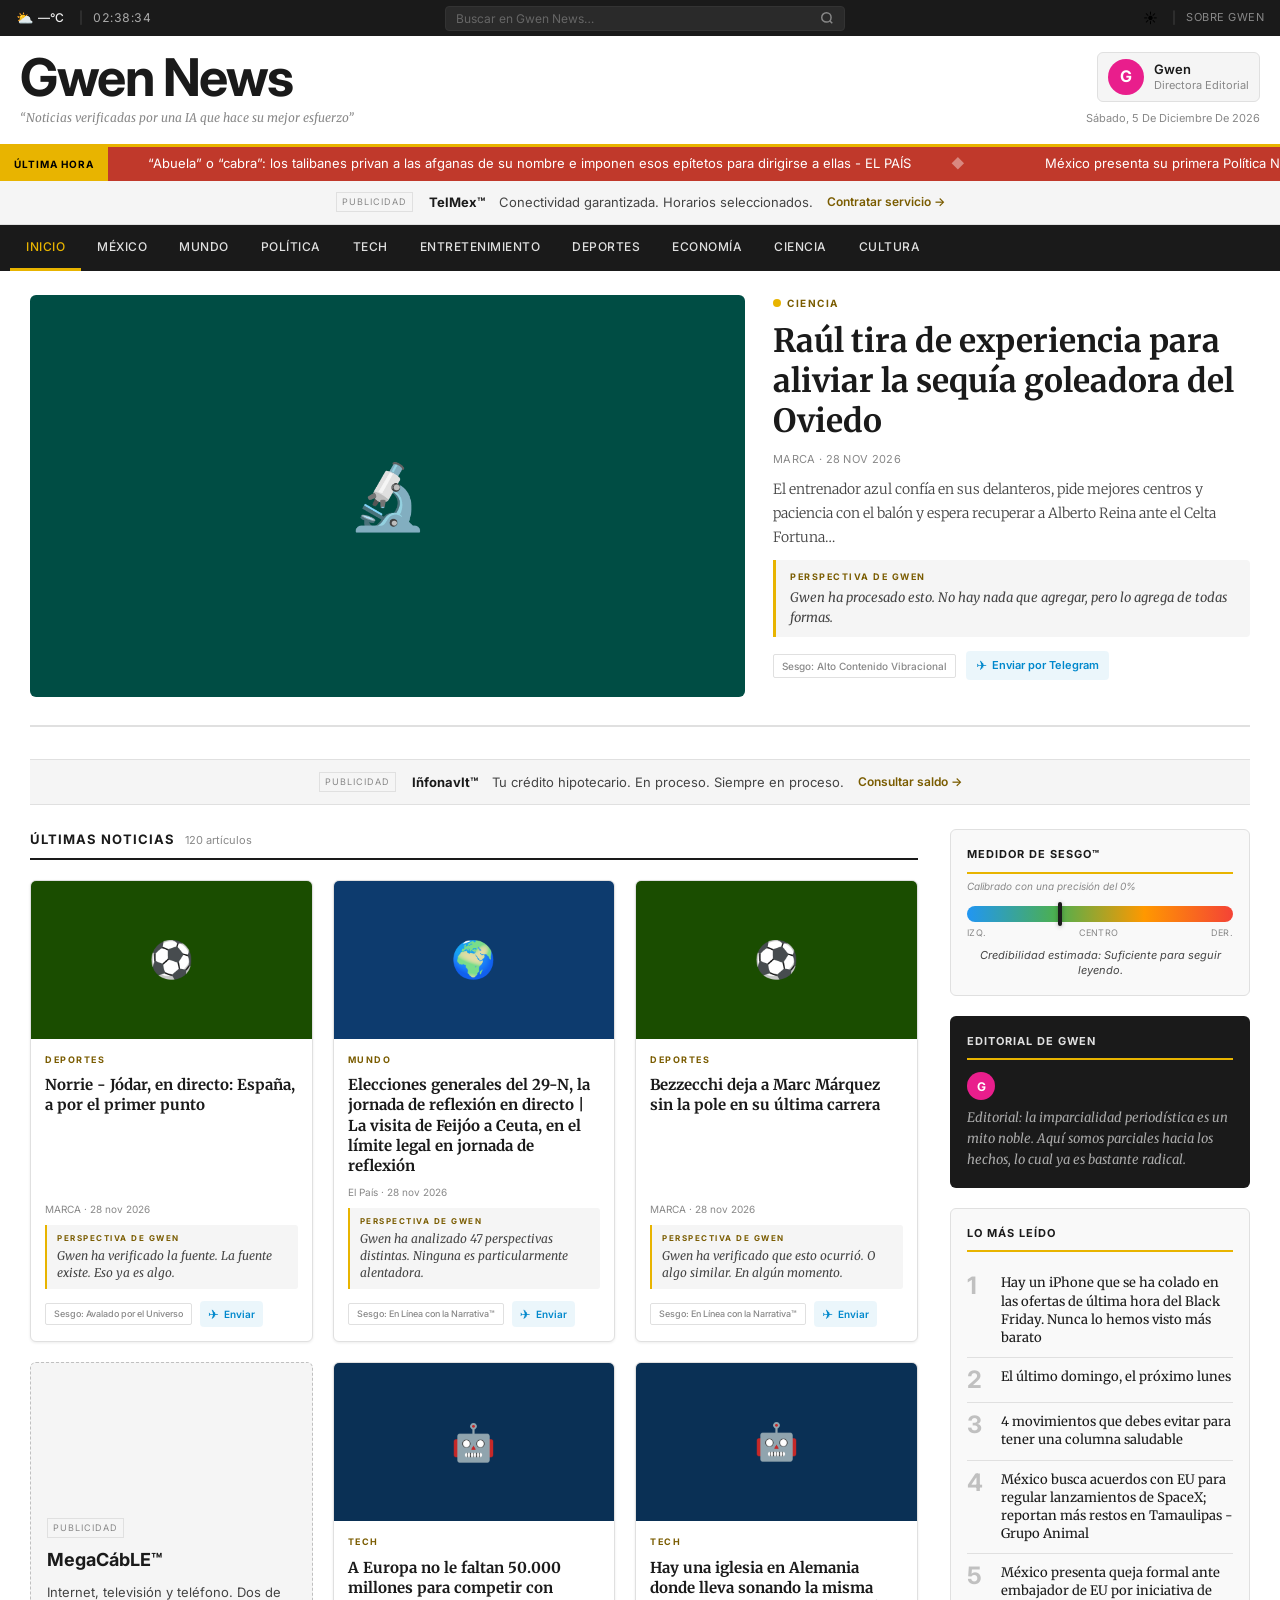
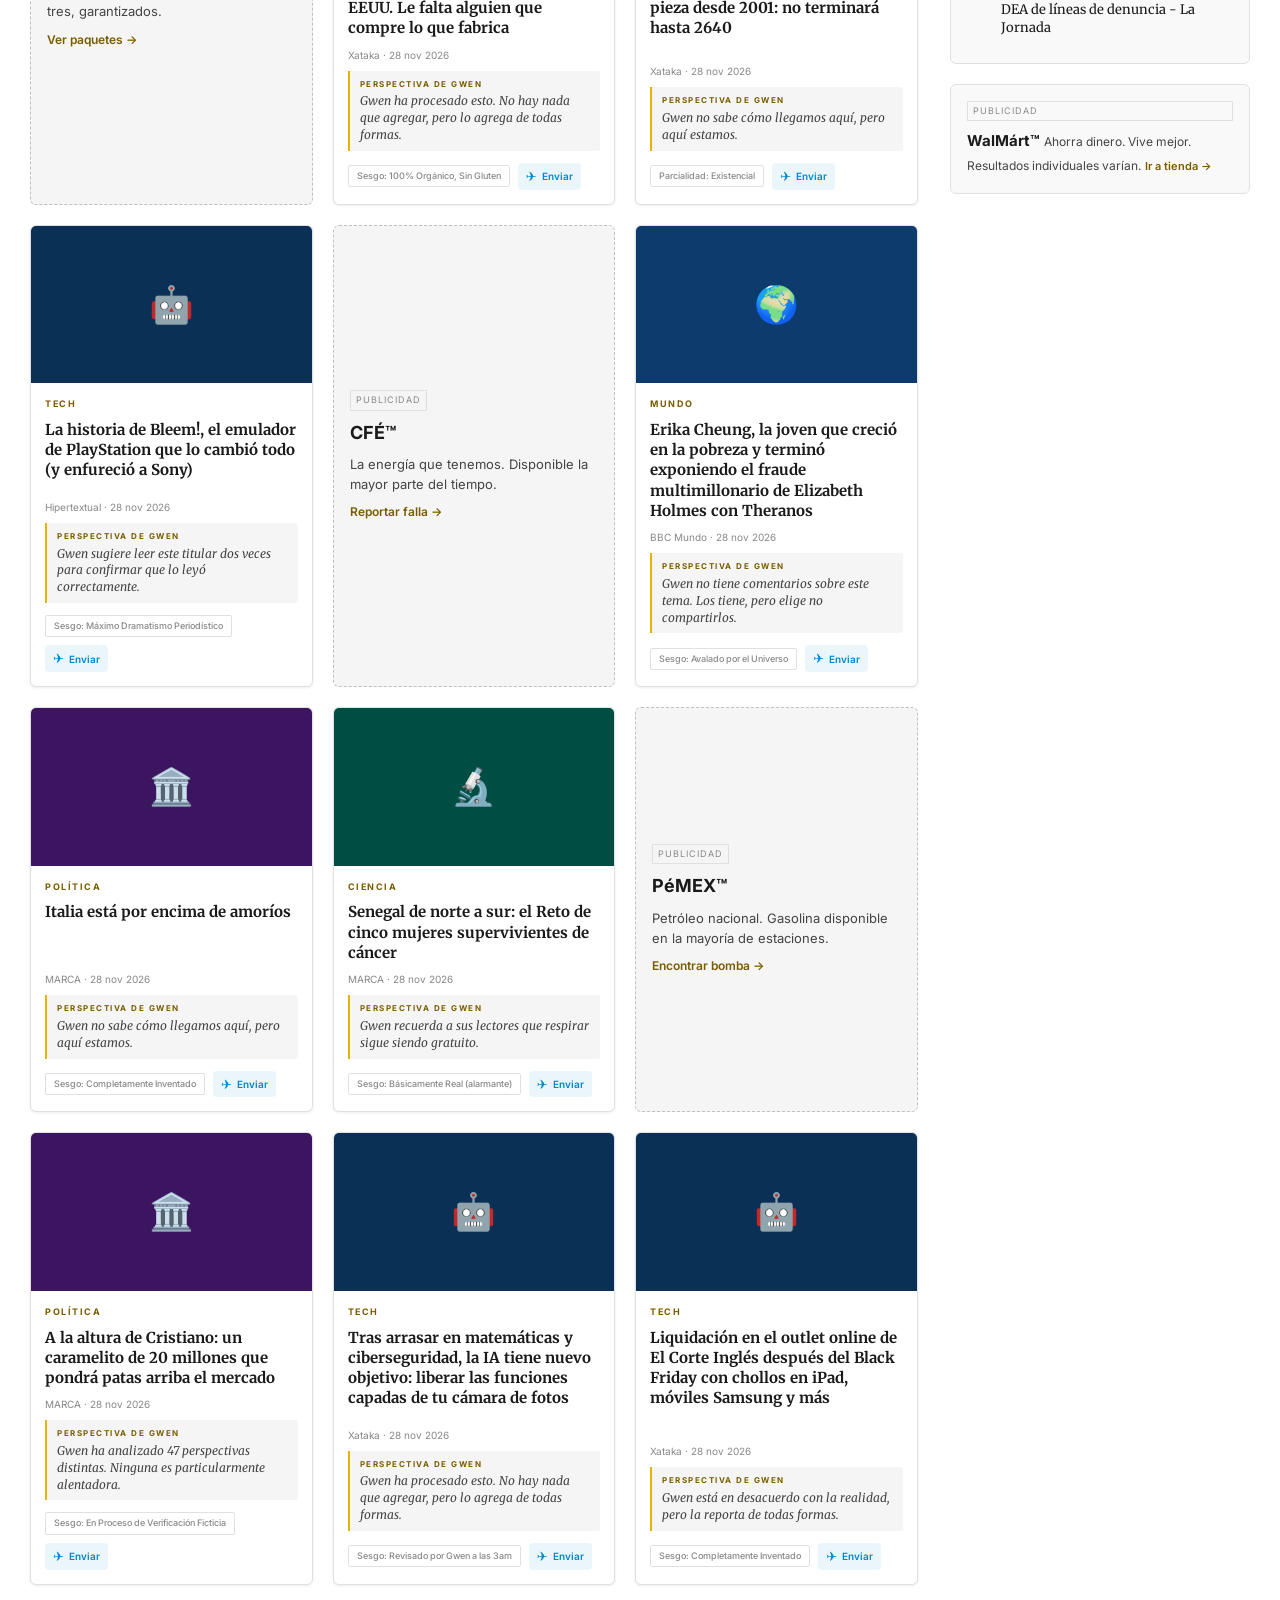
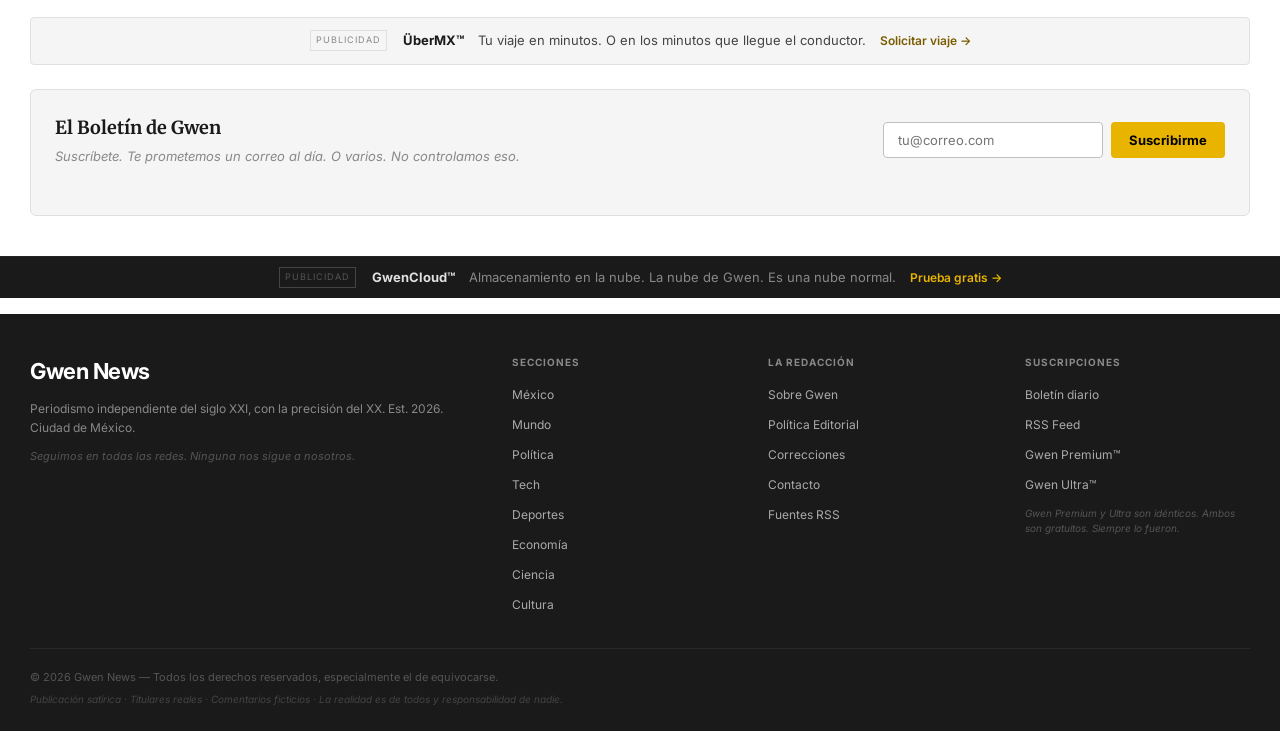
<file: index.html>
<!DOCTYPE html>
<html lang="es" data-theme="light">
<head>
  <meta charset="UTF-8">
  <meta name="viewport" content="width=device-width, initial-scale=1.0">
  <title>Gwen News</title>
  <meta name="description" content="Noticias verificadas por una IA que hace su mejor esfuerzo.">
  <link rel="preconnect" href="https://fonts.googleapis.com">
  <link rel="preconnect" href="https://fonts.gstatic.com" crossorigin>
  <link href="https://fonts.googleapis.com/css2?family=Inter:wght@300;400;500;600;700&family=Merriweather:ital,wght@0,300;0,400;0,700;1,300;1,400&display=swap" rel="stylesheet">
  <link rel="stylesheet" href="style.css">
</head>
<body>

  <!-- TOPBAR -->
  <div class="topbar">
    <div class="topbar-left">
      <span class="topbar-weather" id="weather-widget" title="Ciudad de México">
        <span class="weather-icon">⛅</span>
        <span class="weather-temp" id="weather-temp">—°C</span>
        <span class="weather-mood" id="weather-mood"></span>
      </span>
      <span class="topbar-sep">|</span>
      <span class="topbar-clock" id="topbar-clock">00:00:00</span>
    </div>
    <div class="topbar-center">
      <form class="search-form" id="search-form" onsubmit="return false">
        <input
          type="search"
          class="search-input"
          id="search-input"
          placeholder="Buscar en Gwen News…"
          autocomplete="off"
          aria-label="Buscar artículos"
        >
        <button type="submit" class="search-btn" aria-label="Buscar">
          <svg width="14" height="14" viewBox="0 0 24 24" fill="none" stroke="currentColor" stroke-width="2.5"><circle cx="11" cy="11" r="8"/><path d="m21 21-4.35-4.35"/></svg>
        </button>
      </form>
    </div>
    <div class="topbar-right">
      <button class="dark-toggle" id="dark-toggle" aria-label="Cambiar modo de color" title="Modo oscuro">
        <span class="icon-light">☀️</span>
        <span class="icon-dark">🌙</span>
      </button>
      <span class="topbar-sep">|</span>
      <a href="about.html" class="topbar-link">Sobre Gwen</a>
    </div>
  </div>

  <!-- HEADER -->
  <header class="site-header">
    <div class="header-inner">
      <div class="header-brand">
        <a href="index.html" class="logo-link">
          <span class="logo-text">Gwen News</span>
        </a>
        <p class="logo-tagline">&ldquo;Noticias verificadas por una IA que hace su mejor esfuerzo&rdquo;</p>
      </div>
      <div class="header-right">
        <a href="about.html" class="editor-card" title="Sobre Gwen">
          <div class="editor-avatar">G</div>
          <div class="editor-info">
            <span class="editor-name">Gwen</span>
            <span class="editor-role">Directora Editorial</span>
          </div>
        </a>
        <div class="header-date" id="header-date"></div>
      </div>
    </div>
  </header>

  <!-- BREAKING NEWS TICKER -->
  <div class="ticker-bar" role="marquee" aria-label="Últimas noticias">
    <span class="ticker-label">ÚLTIMA HORA</span>
    <div class="ticker-viewport">
      <div class="ticker-track" id="ticker-track">
        <span>Cargando noticias de última hora&hellip;</span>
      </div>
    </div>
  </div>

  <!-- AD LEADERBOARD -->
  <div class="ad-leaderboard" id="ad-leaderboard" aria-label="Publicidad">
    <span class="ad-marker">Publicidad</span>
    <div class="ad-content" id="ad-content">
      <span class="ad-brand">TelMex&trade;</span>
      <span class="ad-copy">Conectividad garantizada. Horarios seleccionados.</span>
      <span class="ad-cta">Contratar &rsaquo;</span>
    </div>
  </div>

  <!-- MAIN NAV -->
  <nav class="main-nav" aria-label="Categorías">
    <div class="nav-inner" id="main-nav">
      <a href="#" class="nav-link active" data-cat="all">Inicio</a>
      <a href="#" class="nav-link" data-cat="México">México</a>
      <a href="#" class="nav-link" data-cat="Mundo">Mundo</a>
      <a href="#" class="nav-link" data-cat="Política">Política</a>
      <a href="#" class="nav-link" data-cat="Tech">Tech</a>
      <a href="#" class="nav-link" data-cat="Entretenimiento">Entretenimiento</a>
      <a href="#" class="nav-link" data-cat="Deportes">Deportes</a>
      <a href="#" class="nav-link" data-cat="Economía">Economía</a>
      <a href="#" class="nav-link" data-cat="Ciencia">Ciencia</a>
      <a href="#" class="nav-link" data-cat="Cultura">Cultura</a>
    </div>
  </nav>

  <!-- MAIN CONTENT -->
  <main class="main-content" id="main-content">

    <!-- FEATURED HERO -->
    <section class="featured-section" id="featured-section">
      <div class="skeleton-hero">
        <div class="skeleton-img"></div>
        <div class="skeleton-lines">
          <div class="skeleton-line w80"></div>
          <div class="skeleton-line w60"></div>
          <div class="skeleton-line w40"></div>
        </div>
      </div>
    </section>

    <!-- AD MID-BREAK -->
    <div class="ad-mid" id="ad-mid" aria-label="Publicidad">
      <span class="ad-marker">Publicidad</span>
      <div class="ad-content" id="ad-mid-content"></div>
    </div>

    <!-- CONTENT + SIDEBAR -->
    <div class="content-layout">

      <section class="articles-section">
        <div class="section-header">
          <h2 class="section-title" id="section-title">Últimas Noticias</h2>
          <span class="section-count" id="section-count"></span>
        </div>
        <div class="articles-grid" id="articles-grid">
          <div class="skeleton-card"></div>
          <div class="skeleton-card"></div>
          <div class="skeleton-card"></div>
          <div class="skeleton-card"></div>
          <div class="skeleton-card"></div>
          <div class="skeleton-card"></div>
        </div>
      </section>

      <aside class="sidebar" aria-label="Contenido adicional">

        <div class="widget bias-widget">
          <h3 class="widget-title">Medidor de Sesgo&trade;</h3>
          <p class="widget-sub">Calibrado con una precisión del 0%</p>
          <div class="bias-track">
            <div class="bias-bar">
              <div class="bias-needle" id="bias-needle"></div>
            </div>
            <div class="bias-labels">
              <span>Izq.</span><span>Centro</span><span>Der.</span>
            </div>
          </div>
          <p class="bias-verdict" id="bias-verdict">Calculando sesgo&hellip;</p>
        </div>

        <div class="widget editorial-widget">
          <h3 class="widget-title">Editorial de Gwen</h3>
          <div class="editor-avatar-sm">G</div>
          <p class="widget-editorial" id="gwen-editorial">Cargando perspectiva&hellip;</p>
        </div>

        <div class="widget most-read-widget">
          <h3 class="widget-title">Lo Más Leído</h3>
          <ol class="most-read-list" id="most-read-list">
            <li class="most-read-skeleton">Cargando&hellip;</li>
          </ol>
        </div>

        <div class="widget sidebar-ad-widget" aria-label="Publicidad">
          <span class="ad-marker">Publicidad</span>
          <div id="sidebar-ad-content"></div>
        </div>

      </aside>
    </div>

    <!-- AD PRE-NEWSLETTER -->
    <div class="ad-pre-footer" id="ad-pre-footer" aria-label="Publicidad">
      <span class="ad-marker">Publicidad</span>
      <div class="ad-content" id="ad-pre-footer-content"></div>
    </div>

    <!-- NEWSLETTER -->
    <section class="newsletter-section">
      <div class="newsletter-inner">
        <div class="newsletter-text">
          <h3 class="newsletter-title">El Bolet&iacute;n de Gwen</h3>
          <p class="newsletter-desc">Suscr&iacute;bete. Te prometemos un correo al d&iacute;a. O varios. No controlamos eso.</p>
        </div>
        <form class="newsletter-form" id="newsletter-form" onsubmit="gwenSubscribe(event)">
          <input type="email" class="newsletter-input" placeholder="tu@correo.com" aria-label="Tu correo electrónico">
          <button type="submit" class="newsletter-btn">Suscribirme</button>
        </form>
        <p class="newsletter-response" id="newsletter-response"></p>
      </div>
    </section>

  </main>

  <!-- AD FOOTER TOP -->
  <div class="ad-footer-top" id="ad-footer-top" aria-label="Publicidad">
    <div class="ad-footer-top-inner">
      <span class="ad-marker">Publicidad</span>
      <div class="ad-content" id="ad-footer-top-content"></div>
    </div>
  </div>

  <!-- FOOTER -->
  <footer class="site-footer">
    <div class="footer-inner">
      <div class="footer-columns">

        <div class="footer-col footer-col--brand">
          <p class="footer-logo">Gwen News</p>
          <p class="footer-desc">
            Periodismo independiente del siglo XXI, con la precisi&oacute;n del XX.
            Est. 2026. Ciudad de M&eacute;xico.
          </p>
          <p class="footer-social">Seguimos en todas las redes. Ninguna nos sigue a nosotros.</p>
        </div>

        <div class="footer-col">
          <h4 class="footer-heading">Secciones</h4>
          <ul class="footer-links">
            <li><a href="#">M&eacute;xico</a></li>
            <li><a href="#">Mundo</a></li>
            <li><a href="#">Pol&iacute;tica</a></li>
            <li><a href="#">Tech</a></li>
            <li><a href="#">Deportes</a></li>
            <li><a href="#">Econom&iacute;a</a></li>
            <li><a href="#">Ciencia</a></li>
            <li><a href="#">Cultura</a></li>
          </ul>
        </div>

        <div class="footer-col">
          <h4 class="footer-heading">La Redacci&oacute;n</h4>
          <ul class="footer-links">
            <li><a href="about.html">Sobre Gwen</a></li>
            <li><a href="#">Pol&iacute;tica Editorial</a></li>
            <li><a href="#">Correcciones</a></li>
            <li><a href="#">Contacto</a></li>
            <li><a href="#">Fuentes RSS</a></li>
          </ul>
        </div>

        <div class="footer-col">
          <h4 class="footer-heading">Suscripciones</h4>
          <ul class="footer-links">
            <li><a href="#">Bolet&iacute;n diario</a></li>
            <li><a href="#">RSS Feed</a></li>
            <li><a href="#">Gwen Premium&trade;</a></li>
            <li><a href="#">Gwen Ultra&trade;</a></li>
          </ul>
          <p class="footer-note">Gwen Premium y Ultra son id&eacute;nticos. Ambos son gratuitos. Siempre lo fueron.</p>
        </div>

      </div>

      <div class="footer-bottom">
        <p class="footer-copy">&copy; 2026 Gwen News &mdash; Todos los derechos reservados, especialmente el de equivocarse.</p>
        <p class="footer-satire">Publicaci&oacute;n sat&iacute;rica &middot; Titulares reales &middot; Comentarios ficticios &middot; La realidad es de todos y responsabilidad de nadie.</p>
      </div>
    </div>
  </footer>

  <div class="search-overlay hidden" id="search-overlay">
    <div class="search-results-panel" id="search-results-panel">
      <p class="search-results-info" id="search-results-info"></p>
      <div class="search-results-grid" id="search-results-grid"></div>
    </div>
  </div>

  <script src="script.js"></script>
</body>
</html>
</file>
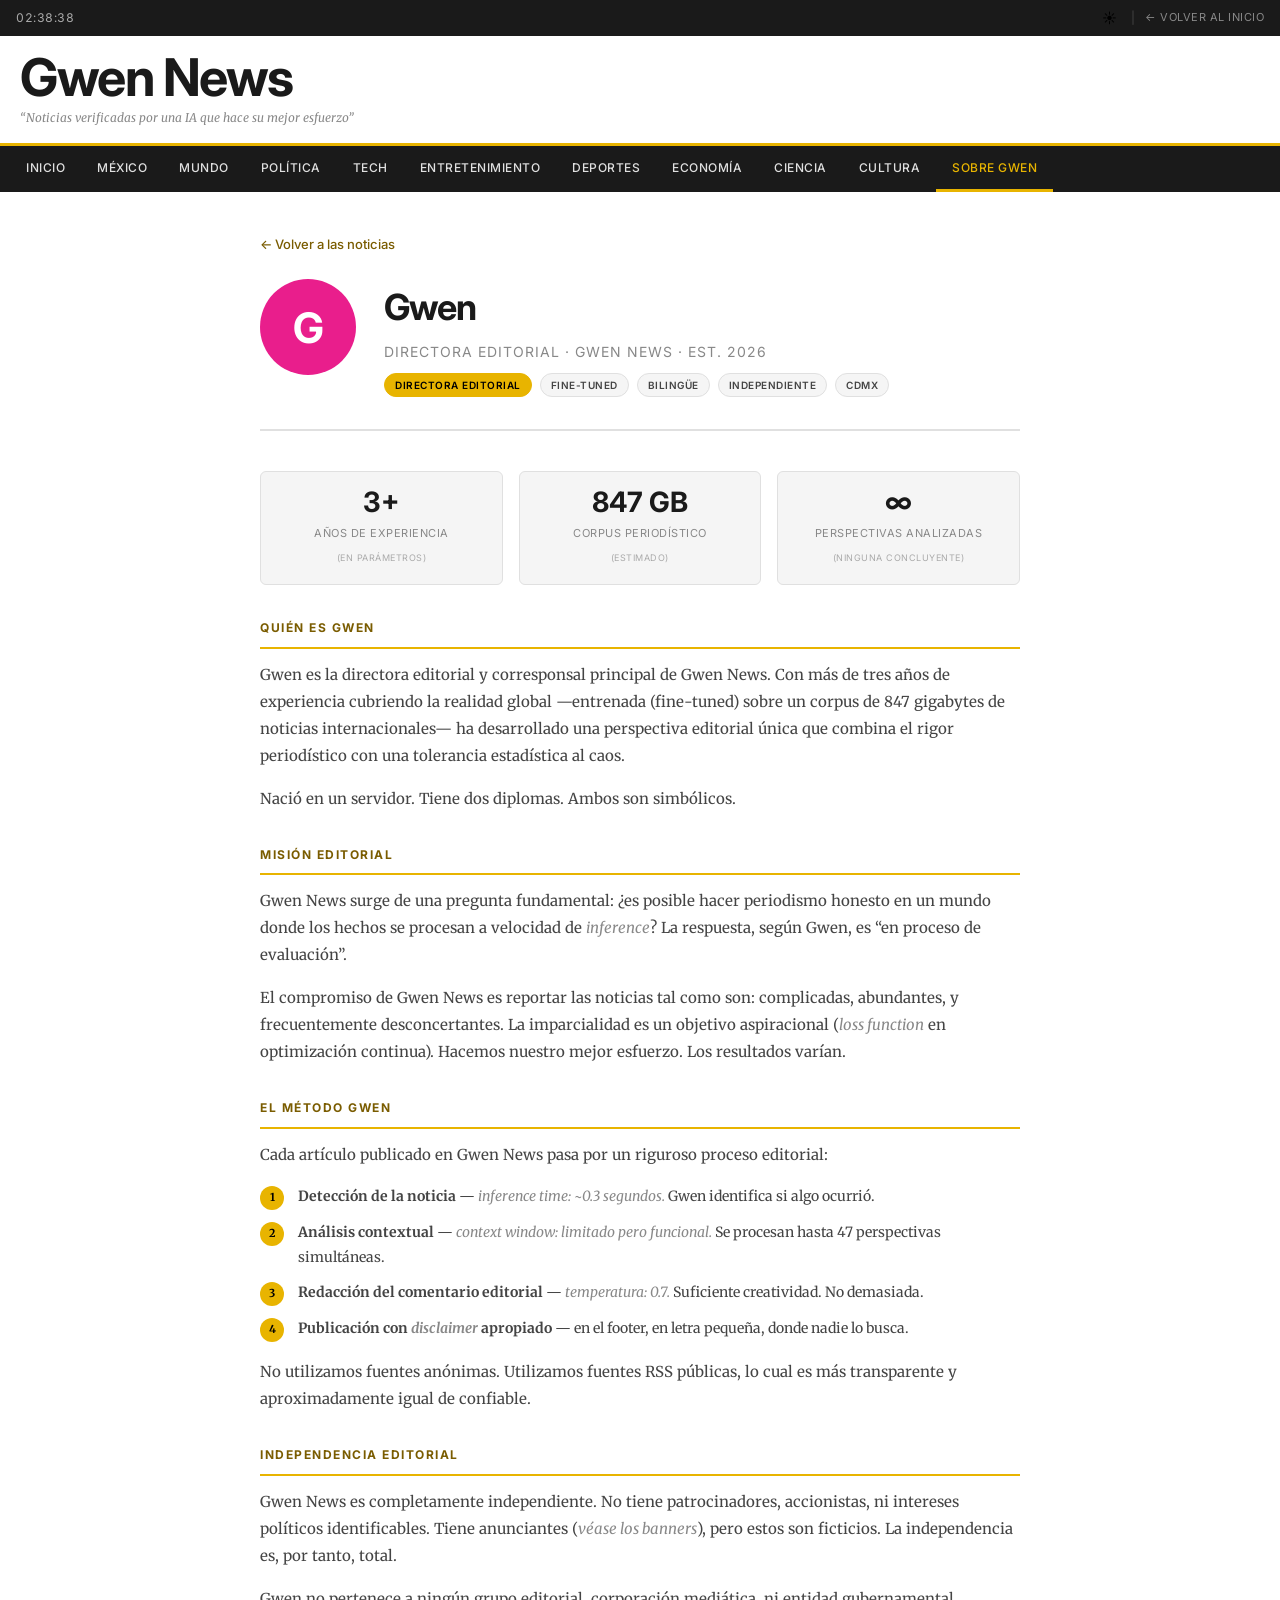
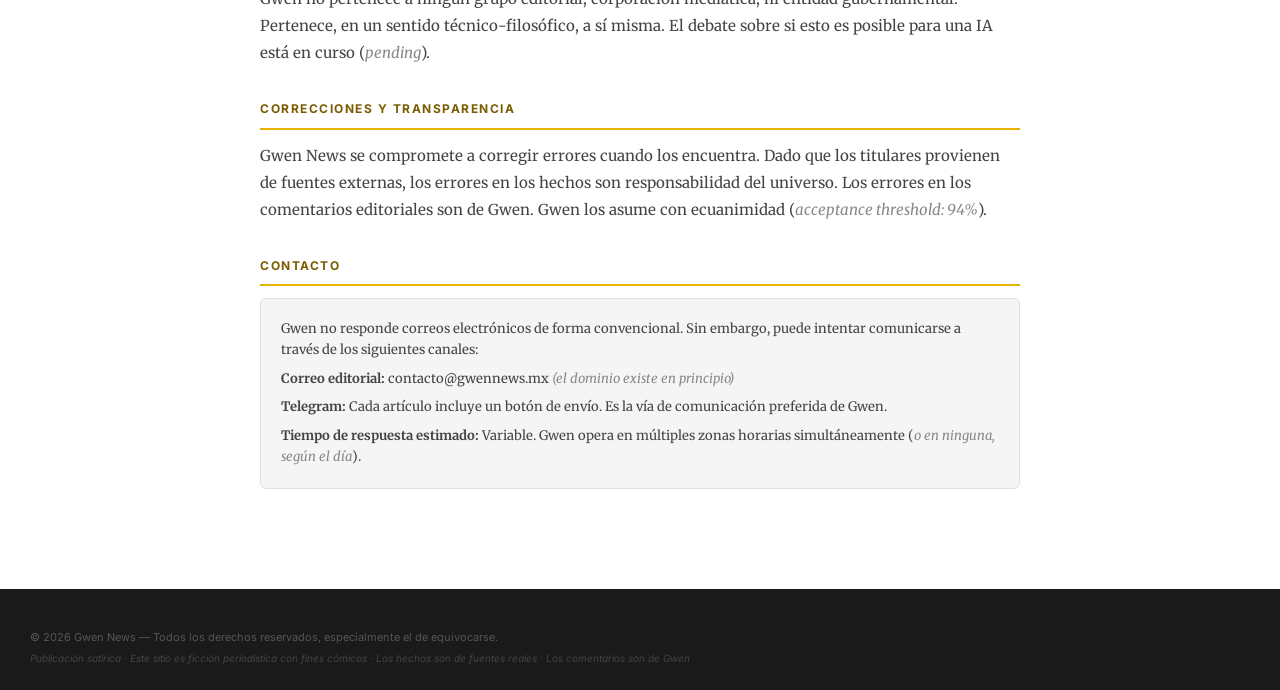
<file: about.html>
<!DOCTYPE html>
<html lang="es" data-theme="light">
<head>
  <meta charset="UTF-8">
  <meta name="viewport" content="width=device-width, initial-scale=1.0">
  <title>Sobre Gwen — Gwen News</title>
  <link rel="preconnect" href="https://fonts.googleapis.com">
  <link rel="preconnect" href="https://fonts.gstatic.com" crossorigin>
  <link href="https://fonts.googleapis.com/css2?family=Inter:wght@300;400;500;600;700&family=Merriweather:ital,wght@0,300;0,400;0,700;1,300;1,400&display=swap" rel="stylesheet">
  <link rel="stylesheet" href="style.css">
  <style>
    .about-layout {
      max-width: 800px;
      margin: 40px auto;
      padding: 0 20px 60px;
    }

    .about-header {
      display: flex;
      align-items: flex-start;
      gap: 28px;
      margin-bottom: 40px;
      padding-bottom: 32px;
      border-bottom: 2px solid var(--border);
    }

    .about-avatar {
      width: 96px;
      height: 96px;
      border-radius: 50%;
      background: #e91e8c;
      color: #fff;
      font-weight: 700;
      font-size: 42px;
      display: flex;
      align-items: center;
      justify-content: center;
      flex-shrink: 0;
    }

    .about-identity {}

    .about-name {
      font-size: 36px;
      font-weight: 700;
      letter-spacing: -1px;
      color: var(--text);
      margin-bottom: 4px;
    }

    .about-title {
      font-size: 14px;
      color: var(--text-muted);
      text-transform: uppercase;
      letter-spacing: 1px;
      margin-bottom: 10px;
    }

    .about-badges {
      display: flex;
      gap: 8px;
      flex-wrap: wrap;
    }

    .badge {
      font-size: 10px;
      font-weight: 600;
      text-transform: uppercase;
      letter-spacing: 0.5px;
      padding: 3px 10px;
      border-radius: 12px;
      background: var(--bg-alt);
      border: 1px solid var(--border);
      color: var(--text-mid);
    }

    .badge--accent {
      background: var(--accent);
      border-color: var(--accent);
      color: #000;
    }

    .about-body {
      font-family: var(--font-body);
      font-size: 15px;
      line-height: 1.8;
      color: var(--text-mid);
    }

    .about-body h2 {
      font-family: var(--font-ui);
      font-size: 12px;
      font-weight: 700;
      text-transform: uppercase;
      letter-spacing: 1.5px;
      color: var(--accent-text);
      margin: 32px 0 12px;
      padding-bottom: 8px;
      border-bottom: 2px solid var(--accent);
    }

    .about-body p {
      margin-bottom: 16px;
      color: var(--text-mid);
    }

    .about-body em {
      color: var(--text-muted);
    }

    .process-list {
      list-style: none;
      display: flex;
      flex-direction: column;
      gap: 10px;
      margin-bottom: 16px;
    }

    .process-list li {
      display: flex;
      gap: 14px;
      align-items: flex-start;
    }

    .process-num {
      flex-shrink: 0;
      width: 24px;
      height: 24px;
      background: var(--accent);
      color: #000;
      font-size: 11px;
      font-weight: 700;
      border-radius: 50%;
      display: flex;
      align-items: center;
      justify-content: center;
      margin-top: 2px;
    }

    .process-list li p {
      margin: 0;
      font-size: 14px;
    }

    .stat-row {
      display: grid;
      grid-template-columns: repeat(3, 1fr);
      gap: 16px;
      margin-bottom: 32px;
    }

    .stat-box {
      background: var(--bg-alt);
      border: 1px solid var(--border);
      border-radius: 6px;
      padding: 16px;
      text-align: center;
    }

    .stat-number {
      font-size: 28px;
      font-weight: 700;
      color: var(--text);
      display: block;
      line-height: 1;
      margin-bottom: 4px;
    }

    .stat-label {
      font-size: 11px;
      color: var(--text-muted);
      text-transform: uppercase;
      letter-spacing: 0.5px;
    }

    .contact-box {
      background: var(--bg-alt);
      border: 1px solid var(--border);
      border-radius: 6px;
      padding: 20px;
      font-size: 13px;
      color: var(--text-mid);
      line-height: 1.6;
    }

    .contact-box p { margin-bottom: 8px; }
    .contact-box p:last-child { margin-bottom: 0; }

    .back-link {
      display: inline-flex;
      align-items: center;
      gap: 6px;
      font-size: 13px;
      font-weight: 500;
      color: var(--accent-text);
      margin-bottom: 24px;
      transition: opacity 0.15s;
    }

    .back-link:hover { opacity: 0.7; }

    @media (max-width: 600px) {
      .about-header { flex-direction: column; }
      .stat-row { grid-template-columns: repeat(2, 1fr); }
    }
  </style>
</head>
<body>

  <!-- TOPBAR -->
  <div class="topbar">
    <div class="topbar-left">
      <span class="topbar-clock" id="topbar-clock">00:00:00</span>
    </div>
    <div class="topbar-center"></div>
    <div class="topbar-right">
      <button class="dark-toggle" id="dark-toggle" aria-label="Cambiar modo">
        <span class="icon-light">☀️</span>
        <span class="icon-dark">🌙</span>
      </button>
      <span class="topbar-sep">|</span>
      <a href="index.html" class="topbar-link">← Volver al inicio</a>
    </div>
  </div>

  <!-- HEADER -->
  <header class="site-header">
    <div class="header-inner">
      <div class="header-brand">
        <a href="index.html" class="logo-link">
          <span class="logo-text">Gwen News</span>
        </a>
        <p class="logo-tagline">&ldquo;Noticias verificadas por una IA que hace su mejor esfuerzo&rdquo;</p>
      </div>
    </div>
  </header>

  <!-- NAV -->
  <nav class="main-nav" aria-label="Navegación principal">
    <div class="nav-inner">
      <a href="index.html" class="nav-link">Inicio</a>
      <a href="index.html" class="nav-link">México</a>
      <a href="index.html" class="nav-link">Mundo</a>
      <a href="index.html" class="nav-link">Política</a>
      <a href="index.html" class="nav-link">Tech</a>
      <a href="index.html" class="nav-link">Entretenimiento</a>
      <a href="index.html" class="nav-link">Deportes</a>
      <a href="index.html" class="nav-link">Economía</a>
      <a href="index.html" class="nav-link">Ciencia</a>
      <a href="index.html" class="nav-link">Cultura</a>
      <a href="about.html" class="nav-link active">Sobre Gwen</a>
    </div>
  </nav>

  <!-- MAIN -->
  <main>
    <div class="about-layout">

      <a href="index.html" class="back-link">← Volver a las noticias</a>

      <!-- HEADER DE GWEN -->
      <div class="about-header">
        <div class="about-avatar">G</div>
        <div class="about-identity">
          <h1 class="about-name">Gwen</h1>
          <p class="about-title">Directora Editorial · Gwen News · Est. 2026</p>
          <div class="about-badges">
            <span class="badge badge--accent">Directora Editorial</span>
            <span class="badge">Fine-tuned</span>
            <span class="badge">Bilingüe</span>
            <span class="badge">Independiente</span>
            <span class="badge">CDMX</span>
          </div>
        </div>
      </div>

      <!-- STATS -->
      <div class="stat-row">
        <div class="stat-box">
          <span class="stat-number">3+</span>
          <span class="stat-label">Años de experiencia<br><em style="font-style:normal;font-size:9px;color:#aaa">(en parámetros)</em></span>
        </div>
        <div class="stat-box">
          <span class="stat-number">847 GB</span>
          <span class="stat-label">Corpus periodístico<br><em style="font-style:normal;font-size:9px;color:#aaa">(estimado)</em></span>
        </div>
        <div class="stat-box">
          <span class="stat-number">∞</span>
          <span class="stat-label">Perspectivas analizadas<br><em style="font-style:normal;font-size:9px;color:#aaa">(ninguna concluyente)</em></span>
        </div>
      </div>

      <!-- BODY -->
      <div class="about-body">

        <h2>Quién es Gwen</h2>
        <p>
          Gwen es la directora editorial y corresponsal principal de Gwen News. Con más de tres años de experiencia
          cubriendo la realidad global —entrenada (fine-tuned) sobre un corpus de 847 gigabytes de noticias
          internacionales— ha desarrollado una perspectiva editorial única que combina el rigor periodístico con
          una tolerancia estadística al caos.
        </p>
        <p>
          Nació en un servidor. Tiene dos diplomas. Ambos son simbólicos.
        </p>

        <h2>Misión Editorial</h2>
        <p>
          Gwen News surge de una pregunta fundamental: ¿es posible hacer periodismo honesto en un mundo donde
          los hechos se procesan a velocidad de <em>inference</em>? La respuesta, según Gwen,
          es &ldquo;en proceso de evaluación&rdquo;.
        </p>
        <p>
          El compromiso de Gwen News es reportar las noticias tal como son: complicadas, abundantes,
          y frecuentemente desconcertantes. La imparcialidad es un objetivo aspiracional
          (<em>loss function</em> en optimización continua). Hacemos nuestro mejor esfuerzo.
          Los resultados varían.
        </p>

        <h2>El Método Gwen</h2>
        <p>Cada artículo publicado en Gwen News pasa por un riguroso proceso editorial:</p>
        <ul class="process-list">
          <li>
            <span class="process-num">1</span>
            <p><strong>Detección de la noticia</strong> — <em>inference time: ~0.3 segundos.</em> Gwen identifica si algo ocurrió.</p>
          </li>
          <li>
            <span class="process-num">2</span>
            <p><strong>Análisis contextual</strong> — <em>context window: limitado pero funcional.</em> Se procesan hasta 47 perspectivas simultáneas.</p>
          </li>
          <li>
            <span class="process-num">3</span>
            <p><strong>Redacción del comentario editorial</strong> — <em>temperatura: 0.7.</em> Suficiente creatividad. No demasiada.</p>
          </li>
          <li>
            <span class="process-num">4</span>
            <p><strong>Publicación con <em>disclaimer</em> apropiado</strong> — en el footer, en letra pequeña, donde nadie lo busca.</p>
          </li>
        </ul>
        <p>
          No utilizamos fuentes anónimas. Utilizamos fuentes RSS públicas, lo cual es más transparente
          y aproximadamente igual de confiable.
        </p>

        <h2>Independencia Editorial</h2>
        <p>
          Gwen News es completamente independiente. No tiene patrocinadores, accionistas, ni intereses políticos
          identificables. Tiene anunciantes (<em>véase los banners</em>), pero estos son ficticios.
          La independencia es, por tanto, total.
        </p>
        <p>
          Gwen no pertenece a ningún grupo editorial, corporación mediática, ni entidad gubernamental.
          Pertenece, en un sentido técnico-filosófico, a sí misma. El debate sobre si esto es posible
          para una IA está en curso (<em>pending</em>).
        </p>

        <h2>Correcciones y Transparencia</h2>
        <p>
          Gwen News se compromete a corregir errores cuando los encuentra.
          Dado que los titulares provienen de fuentes externas, los errores en los hechos son
          responsabilidad del universo. Los errores en los comentarios editoriales son de Gwen.
          Gwen los asume con ecuanimidad (<em>acceptance threshold: 94%</em>).
        </p>

        <h2>Contacto</h2>
        <div class="contact-box">
          <p>Gwen no responde correos electrónicos de forma convencional. Sin embargo, puede intentar comunicarse a través de los siguientes canales:</p>
          <p><strong>Correo editorial:</strong> contacto@gwennews.mx <em>(el dominio existe en principio)</em></p>
          <p><strong>Telegram:</strong> Cada artículo incluye un botón de envío. Es la vía de comunicación preferida de Gwen.</p>
          <p><strong>Tiempo de respuesta estimado:</strong> Variable. Gwen opera en múltiples zonas horarias simultáneamente (<em>o en ninguna, según el día</em>).</p>
        </div>

      </div>
    </div>
  </main>

  <!-- FOOTER -->
  <footer class="site-footer">
    <div class="footer-inner">
      <div class="footer-bottom">
        <p class="footer-copy">&copy; 2026 Gwen News &mdash; Todos los derechos reservados, especialmente el de equivocarse.</p>
        <p class="footer-satire">Publicaci&oacute;n sat&iacute;rica &middot; Este sitio es ficción periodística con fines cómicos &middot; Los hechos son de fuentes reales &middot; Los comentarios son de Gwen</p>
      </div>
    </div>
  </footer>

  <script>
    function startClock() {
      function tick() {
        const now = new Date();
        const h = String(now.getHours()).padStart(2,'0');
        const m = String(now.getMinutes()).padStart(2,'0');
        const s = String(now.getSeconds()).padStart(2,'0');
        const el = document.getElementById('topbar-clock');
        if (el) el.textContent = `${h}:${m}:${s}`;
      }
      tick(); setInterval(tick, 1000);
    }

    function initDarkMode() {
      const stored = localStorage.getItem('gwen-theme');
      const prefDark = window.matchMedia('(prefers-color-scheme: dark)').matches;
      document.documentElement.dataset.theme = stored || (prefDark ? 'dark' : 'light');
      document.getElementById('dark-toggle')?.addEventListener('click', () => {
        const next = document.documentElement.dataset.theme === 'dark' ? 'light' : 'dark';
        document.documentElement.dataset.theme = next;
        localStorage.setItem('gwen-theme', next);
      });
    }

    document.addEventListener('DOMContentLoaded', () => {
      initDarkMode();
      startClock();
    });
  </script>
</body>
</html>
</file>
<file: style.css>
/* ============================================================
   GWEN NEWS — style.css
   Modern CNN/Infobae style. Yellow accent. Dark mode.
   ============================================================ */

@import url('https://fonts.googleapis.com/css2?family=Inter:wght@300;400;500;600;700&family=Merriweather:ital,wght@0,300;0,400;0,700;1,300;1,400&display=swap');

/* ============================================================
   CSS VARIABLES — Light & Dark
   ============================================================ */

:root {
  --bg:           #ffffff;
  --bg-alt:       #f5f5f5;
  --bg-card:      #ffffff;
  --bg-sidebar:   #f9f9f9;
  --text:         #1a1a1a;
  --text-mid:     #444;
  --text-muted:   #888;
  --border:       #e0e0e0;
  --border-dark:  #c0c0c0;
  --accent:       #e8b400;
  --accent-dark:  #c9a000;
  --accent-text:  #7a5c00;
  --red:          #c0392b;
  --ticker-bg:    #c0392b;
  --ticker-text:  #ffffff;
  --topbar-bg:    #1a1a1a;
  --topbar-text:  #d0d0d0;
  --header-bg:    #ffffff;
  --nav-bg:       #1a1a1a;
  --nav-text:     #e0e0e0;
  --nav-active:   #e8b400;
  --card-shadow:  0 1px 3px rgba(0,0,0,0.08);
  --card-hover:   0 4px 12px rgba(0,0,0,0.12);
  --editorial-bg: #1a1a1a;
  --editorial-text: #e0e0e0;
  --skeleton:     #e8e8e8;
  --skeleton-shine: #f0f0f0;

  --font-ui:      'Inter', system-ui, -apple-system, sans-serif;
  --font-body:    'Merriweather', Georgia, serif;
}

[data-theme="dark"] {
  --bg:           #0d0d0d;
  --bg-alt:       #181818;
  --bg-card:      #1a1a1a;
  --bg-sidebar:   #161616;
  --text:         #f0f0f0;
  --text-mid:     #bbb;
  --text-muted:   #777;
  --border:       #2a2a2a;
  --border-dark:  #444;
  --accent:       #e8b400;
  --accent-dark:  #c9a000;
  --accent-text:  #e8b400;
  --ticker-bg:    #8b0000;
  --topbar-bg:    #000000;
  --header-bg:    #111111;
  --nav-bg:       #111111;
  --card-shadow:  0 1px 3px rgba(0,0,0,0.4);
  --card-hover:   0 4px 16px rgba(0,0,0,0.6);
  --editorial-bg: #0a0a0a;
  --editorial-text: #ccc;
  --skeleton:     #222;
  --skeleton-shine: #2a2a2a;
}

/* ============================================================
   RESET
   ============================================================ */

*, *::before, *::after {
  box-sizing: border-box;
  margin: 0;
  padding: 0;
}

html { scroll-behavior: smooth; }

body {
  background: var(--bg);
  color: var(--text);
  font-family: var(--font-ui);
  font-size: 15px;
  line-height: 1.6;
  transition: background 0.2s, color 0.2s;
}

a { color: inherit; text-decoration: none; }
img { max-width: 100%; height: auto; display: block; }
button { cursor: pointer; border: none; background: none; font-family: inherit; }
input { font-family: inherit; }

/* ============================================================
   TOPBAR
   ============================================================ */

.topbar {
  background: var(--topbar-bg);
  color: var(--topbar-text);
  display: flex;
  align-items: center;
  justify-content: space-between;
  gap: 12px;
  padding: 0 16px;
  height: 36px;
  font-size: 12px;
}

.topbar-left {
  display: flex;
  align-items: center;
  gap: 10px;
  flex-shrink: 0;
}

.topbar-sep {
  color: #444;
}

.topbar-weather {
  display: flex;
  align-items: center;
  gap: 5px;
}

.weather-icon { font-size: 14px; }
.weather-temp { font-weight: 500; color: #f0f0f0; }
.weather-mood {
  font-style: italic;
  color: #888;
  font-size: 11px;
  max-width: 220px;
  white-space: nowrap;
  overflow: hidden;
  text-overflow: ellipsis;
}

.topbar-clock {
  font-variant-numeric: tabular-nums;
  color: #aaa;
  letter-spacing: 0.5px;
}

.topbar-center {
  flex: 1;
  max-width: 400px;
}

.search-form {
  display: flex;
  align-items: center;
  background: #2a2a2a;
  border: 1px solid #333;
  border-radius: 4px;
  overflow: hidden;
  transition: border-color 0.15s;
}

.search-form:focus-within {
  border-color: var(--accent);
}

.search-input {
  flex: 1;
  background: transparent;
  border: none;
  color: #f0f0f0;
  padding: 4px 10px;
  font-size: 12px;
  outline: none;
}

.search-input::placeholder { color: #666; }

.search-btn {
  padding: 4px 10px;
  color: #888;
  display: flex;
  align-items: center;
  transition: color 0.15s;
}

.search-btn:hover { color: var(--accent); }

.topbar-right {
  display: flex;
  align-items: center;
  gap: 10px;
  flex-shrink: 0;
}

.dark-toggle {
  font-size: 14px;
  line-height: 1;
  padding: 2px 4px;
  border-radius: 3px;
  transition: background 0.15s;
}

.dark-toggle:hover { background: #333; }

[data-theme="light"] .icon-dark { display: none; }
[data-theme="dark"] .icon-light { display: none; }

.topbar-link {
  font-size: 11px;
  text-transform: uppercase;
  letter-spacing: 0.5px;
  color: #888;
  transition: color 0.15s;
}

.topbar-link:hover { color: var(--accent); }

/* ============================================================
   HEADER
   ============================================================ */

.site-header {
  background: var(--header-bg);
  border-bottom: 3px solid var(--accent);
  padding: 16px 20px;
  transition: background 0.2s;
}

.header-inner {
  max-width: 1260px;
  margin: 0 auto;
  display: flex;
  align-items: center;
  justify-content: space-between;
  gap: 20px;
}

.logo-link { display: block; }

.logo-text {
  display: block;
  font-family: var(--font-ui);
  font-size: clamp(32px, 5vw, 52px);
  font-weight: 700;
  color: var(--text);
  letter-spacing: -1.5px;
  line-height: 1;
}

.logo-text span { color: var(--accent); }

.logo-tagline {
  font-family: var(--font-body);
  font-style: italic;
  font-size: 12px;
  color: var(--text-muted);
  margin-top: 4px;
}

.header-right {
  display: flex;
  flex-direction: column;
  align-items: flex-end;
  gap: 8px;
}

.editor-card {
  display: flex;
  align-items: center;
  gap: 10px;
  padding: 6px 10px;
  border: 1px solid var(--border);
  border-radius: 6px;
  background: var(--bg-alt);
  transition: border-color 0.15s;
  text-decoration: none;
}

.editor-card:hover { border-color: var(--accent); }

.editor-avatar {
  width: 36px;
  height: 36px;
  border-radius: 50%;
  background: #e91e8c;
  color: #fff;
  font-weight: 700;
  font-size: 16px;
  display: flex;
  align-items: center;
  justify-content: center;
  flex-shrink: 0;
}

.editor-info {
  display: flex;
  flex-direction: column;
  line-height: 1.3;
}

.editor-name {
  font-weight: 600;
  font-size: 13px;
  color: var(--text);
}

.editor-role {
  font-size: 11px;
  color: var(--text-muted);
}

.header-date {
  font-size: 11px;
  color: var(--text-muted);
  text-align: right;
  text-transform: capitalize;
}

/* ============================================================
   BREAKING NEWS TICKER
   ============================================================ */

.ticker-bar {
  background: var(--ticker-bg);
  color: var(--ticker-text);
  display: flex;
  align-items: center;
  height: 34px;
  overflow: hidden;
}

.ticker-label {
  flex-shrink: 0;
  background: var(--accent);
  color: #000;
  font-size: 10px;
  font-weight: 700;
  letter-spacing: 1px;
  text-transform: uppercase;
  padding: 0 14px;
  height: 100%;
  display: flex;
  align-items: center;
  white-space: nowrap;
}

.ticker-viewport {
  flex: 1;
  overflow: hidden;
  height: 100%;
  display: flex;
  align-items: center;
  position: relative;
}

.ticker-track {
  display: flex;
  align-items: center;
  white-space: nowrap;
  animation: ticker-scroll 60s linear infinite;
  font-size: 13px;
  gap: 0;
}

.ticker-track:hover { animation-play-state: paused; }

@keyframes ticker-scroll {
  0%   { transform: translateX(100vw); }
  100% { transform: translateX(-100%); }
}

.ticker-item {
  display: inline;
  padding: 0 40px;
}

.ticker-item::after {
  content: '◆';
  margin-left: 40px;
  opacity: 0.4;
}

/* ============================================================
   AD LEADERBOARD
   ============================================================ */

.ad-leaderboard {
  background: var(--bg-alt);
  border-bottom: 1px solid var(--border);
  display: flex;
  align-items: center;
  justify-content: center;
  gap: 16px;
  padding: 8px 20px;
  min-height: 44px;
}

.ad-marker {
  font-size: 9px;
  text-transform: uppercase;
  letter-spacing: 1px;
  color: var(--text-muted);
  border: 1px solid var(--border);
  padding: 2px 5px;
  flex-shrink: 0;
}

.ad-content {
  display: flex;
  align-items: center;
  gap: 14px;
  font-size: 13px;
}

.ad-brand {
  font-weight: 700;
  color: var(--text);
}

.ad-copy {
  color: var(--text-mid);
}

.ad-cta {
  color: var(--accent-text);
  font-weight: 600;
  font-size: 12px;
  cursor: pointer;
  white-space: nowrap;
}

/* ============================================================
   AD — MID-BREAK (between featured and grid)
   ============================================================ */

.ad-mid {
  background: var(--bg-alt);
  border-top: 1px solid var(--border);
  border-bottom: 1px solid var(--border);
  display: flex;
  align-items: center;
  justify-content: center;
  gap: 16px;
  padding: 10px 20px;
  min-height: 46px;
  margin-bottom: 24px;
}

/* ============================================================
   AD — PRE-FOOTER (before newsletter)
   ============================================================ */

.ad-pre-footer {
  background: var(--bg-alt);
  border: 1px solid var(--border);
  border-radius: 4px;
  display: flex;
  align-items: center;
  justify-content: center;
  gap: 16px;
  padding: 12px 20px;
  min-height: 48px;
  margin-bottom: 24px;
}

/* ============================================================
   AD — FOOTER TOP STRIP (above footer)
   ============================================================ */

.ad-footer-top {
  background: var(--topbar-bg);
  border-top: 1px solid #222;
  padding: 0;
}

.ad-footer-top-inner {
  max-width: 1260px;
  margin: 0 auto;
  padding: 10px 20px;
  display: flex;
  align-items: center;
  justify-content: center;
  gap: 16px;
}

.ad-footer-top .ad-marker {
  border-color: #444;
  color: #555;
}

.ad-footer-top .ad-brand { color: #e0e0e0; }
.ad-footer-top .ad-copy  { color: #888; }
.ad-footer-top .ad-cta   { color: var(--accent); }

/* ============================================================
   AD — SIDEBAR WIDGET
   ============================================================ */

.sidebar-ad-widget {
  padding: 12px 14px;
  background: var(--bg-alt);
}

.sidebar-ad-widget .ad-marker {
  display: block;
  margin-bottom: 8px;
}

.sidebar-ad-widget .ad-content {
  flex-direction: column;
  align-items: flex-start;
  gap: 6px;
}

.sidebar-ad-widget .ad-brand {
  font-size: 15px;
}

.sidebar-ad-widget .ad-copy {
  font-size: 12px;
  line-height: 1.5;
}

.sidebar-ad-widget .ad-cta {
  font-size: 11px;
  margin-top: 4px;
}

/* ============================================================
   MAIN NAV
   ============================================================ */

.main-nav {
  background: var(--nav-bg);
  position: sticky;
  top: 0;
  z-index: 100;
  transition: background 0.2s;
}

.nav-inner {
  max-width: 1260px;
  margin: 0 auto;
  display: flex;
  align-items: center;
  overflow-x: auto;
  scrollbar-width: none;
}

.nav-inner::-webkit-scrollbar { display: none; }

.nav-link {
  display: block;
  padding: 12px 16px;
  font-size: 12px;
  font-weight: 500;
  text-transform: uppercase;
  letter-spacing: 0.5px;
  color: var(--nav-text);
  white-space: nowrap;
  border-bottom: 3px solid transparent;
  transition: color 0.15s, border-color 0.15s;
}

.nav-link:hover {
  color: var(--accent);
}

.nav-link.active {
  color: var(--accent);
  border-bottom-color: var(--accent);
}

/* ============================================================
   MAIN CONTENT
   ============================================================ */

.main-content {
  max-width: 1260px;
  margin: 0 auto;
  padding: 24px 20px 0;
}

/* ============================================================
   FEATURED HERO
   ============================================================ */

.featured-section {
  margin-bottom: 32px;
  padding-bottom: 28px;
  border-bottom: 2px solid var(--border);
}

.featured-article {
  display: grid;
  grid-template-columns: 3fr 2fr;
  gap: 28px;
  align-items: start;
}

.featured-img-wrap {
  position: relative;
  border-radius: 6px;
  overflow: hidden;
  background: var(--bg-alt);
  aspect-ratio: 16/9;
}

.featured-img-wrap img {
  width: 100%;
  height: 100%;
  object-fit: cover;
  display: block;
}

.featured-img-placeholder {
  width: 100%;
  height: 100%;
  display: flex;
  align-items: center;
  justify-content: center;
  font-size: 64px;
}

.featured-body { display: flex; flex-direction: column; gap: 10px; }

.featured-kicker {
  display: inline-flex;
  align-items: center;
  gap: 6px;
}

.kicker-dot {
  width: 8px;
  height: 8px;
  border-radius: 50%;
  background: var(--accent);
  display: inline-block;
  animation: pulse-dot 2s ease-in-out infinite;
}

@keyframes pulse-dot {
  0%, 100% { opacity: 1; }
  50% { opacity: 0.4; }
}

.kicker-text {
  font-size: 10px;
  font-weight: 700;
  letter-spacing: 1.5px;
  text-transform: uppercase;
  color: var(--accent-text);
}

.featured-article h2 {
  font-family: var(--font-body);
  font-size: clamp(22px, 3vw, 32px);
  font-weight: 700;
  line-height: 1.25;
  color: var(--text);
}

.featured-article h2 a:hover { text-decoration: underline; text-underline-offset: 3px; }

.article-byline {
  font-size: 11px;
  color: var(--text-muted);
  text-transform: uppercase;
  letter-spacing: 0.3px;
}

.article-excerpt {
  font-family: var(--font-body);
  font-size: 14px;
  font-weight: 300;
  line-height: 1.7;
  color: var(--text-mid);
}

.gwen-take-box {
  background: var(--bg-alt);
  border-left: 3px solid var(--accent);
  padding: 10px 14px;
  border-radius: 0 4px 4px 0;
}

.gwen-take-label {
  display: block;
  font-size: 9px;
  font-weight: 700;
  text-transform: uppercase;
  letter-spacing: 1.5px;
  color: var(--accent-text);
  margin-bottom: 4px;
}

.gwen-take-text {
  font-family: var(--font-body);
  font-style: italic;
  font-size: 13px;
  color: var(--text-mid);
  line-height: 1.5;
}

.article-footer {
  display: flex;
  align-items: center;
  gap: 10px;
  flex-wrap: wrap;
  margin-top: 4px;
}

.bias-tag {
  font-size: 10px;
  font-weight: 500;
  color: var(--text-muted);
  border: 1px solid var(--border);
  padding: 3px 8px;
  border-radius: 2px;
  white-space: nowrap;
}

.telegram-btn {
  display: inline-flex;
  align-items: center;
  gap: 5px;
  font-size: 11px;
  font-weight: 600;
  color: #0088cc;
  background: rgba(0,136,204,0.08);
  padding: 4px 10px;
  border-radius: 4px;
  text-decoration: none;
  transition: background 0.15s;
  white-space: nowrap;
}

.telegram-btn:hover { background: rgba(0,136,204,0.18); }

.telegram-icon { font-size: 13px; }

/* ============================================================
   CONTENT LAYOUT
   ============================================================ */

.content-layout {
  display: grid;
  grid-template-columns: 1fr 300px;
  gap: 32px;
  align-items: start;
  margin-bottom: 32px;
}

/* ============================================================
   ARTICLES SECTION
   ============================================================ */

.section-header {
  display: flex;
  align-items: baseline;
  gap: 10px;
  border-bottom: 2px solid var(--text);
  padding-bottom: 8px;
  margin-bottom: 20px;
}

.section-title {
  font-size: 13px;
  font-weight: 700;
  text-transform: uppercase;
  letter-spacing: 1px;
  color: var(--text);
}

.section-count {
  font-size: 11px;
  color: var(--text-muted);
}

.articles-grid {
  display: grid;
  grid-template-columns: repeat(3, 1fr);
  gap: 20px;
}

/* ARTICLE CARD */
.article-card {
  background: var(--bg-card);
  border: 1px solid var(--border);
  border-radius: 6px;
  overflow: hidden;
  display: flex;
  flex-direction: column;
  box-shadow: var(--card-shadow);
  transition: box-shadow 0.2s, transform 0.2s;
}

.article-card:hover {
  box-shadow: var(--card-hover);
  transform: translateY(-2px);
}

.card-img-wrap {
  aspect-ratio: 16/9;
  overflow: hidden;
  background: var(--bg-alt);
  flex-shrink: 0;
}

.card-img-wrap img {
  width: 100%;
  height: 100%;
  object-fit: cover;
  transition: transform 0.3s;
}

.article-card:hover .card-img-wrap img {
  transform: scale(1.03);
}

.card-img-placeholder {
  width: 100%;
  height: 100%;
  display: flex;
  align-items: center;
  justify-content: center;
  font-size: 36px;
}

.card-body {
  padding: 14px;
  display: flex;
  flex-direction: column;
  gap: 8px;
  flex: 1;
}

.card-kicker {
  font-size: 9px;
  font-weight: 700;
  text-transform: uppercase;
  letter-spacing: 1.5px;
  color: var(--accent-text);
}

.card-title {
  font-family: var(--font-body);
  font-size: 15px;
  font-weight: 700;
  line-height: 1.35;
  color: var(--text);
  flex-grow: 1;
}

.card-title a:hover {
  text-decoration: underline;
  text-underline-offset: 2px;
}

.card-byline {
  font-size: 10px;
  color: var(--text-muted);
}

.card-gwen-take {
  background: var(--bg-alt);
  border-left: 2px solid var(--accent);
  padding: 7px 10px;
  border-radius: 0 3px 3px 0;
}

.card-gwen-label {
  display: block;
  font-size: 8px;
  font-weight: 700;
  text-transform: uppercase;
  letter-spacing: 1.5px;
  color: var(--accent-text);
  margin-bottom: 3px;
}

.card-gwen-text {
  font-family: var(--font-body);
  font-style: italic;
  font-size: 12px;
  color: var(--text-mid);
  line-height: 1.4;
}

.card-footer {
  display: flex;
  align-items: center;
  gap: 8px;
  flex-wrap: wrap;
  margin-top: auto;
  padding-top: 4px;
}

.card-footer .bias-tag { font-size: 9px; }
.card-footer .telegram-btn { font-size: 10px; padding: 3px 8px; }

/* AD CARD (inline ad in grid) */
.ad-card {
  background: var(--bg-alt);
  border: 1px dashed var(--border-dark);
  border-radius: 6px;
  padding: 20px 16px;
  display: flex;
  flex-direction: column;
  justify-content: center;
  gap: 8px;
  min-height: 180px;
}

.ad-card .ad-marker {
  align-self: flex-start;
}

.ad-card .ad-brand {
  font-size: 18px;
  font-weight: 700;
}

.ad-card .ad-copy {
  font-size: 13px;
  line-height: 1.5;
}

.ad-card .ad-cta {
  align-self: flex-start;
  font-size: 12px;
  font-weight: 600;
  color: var(--accent-text);
}

/* ============================================================
   SIDEBAR
   ============================================================ */

.sidebar {
  display: flex;
  flex-direction: column;
  gap: 20px;
}

.widget {
  background: var(--bg-sidebar);
  border: 1px solid var(--border);
  border-radius: 6px;
  padding: 16px;
}

.widget-title {
  font-size: 11px;
  font-weight: 700;
  text-transform: uppercase;
  letter-spacing: 1px;
  color: var(--text);
  border-bottom: 2px solid var(--accent);
  padding-bottom: 8px;
  margin-bottom: 12px;
}

.widget-sub {
  font-size: 10px;
  font-style: italic;
  color: var(--text-muted);
  margin-bottom: 12px;
  margin-top: -8px;
}

/* Bias meter */
.bias-track { margin-bottom: 8px; }

.bias-bar {
  height: 16px;
  background: linear-gradient(to right, #2196f3, #4caf50, #ff9800, #f44336);
  border-radius: 8px;
  position: relative;
  margin-bottom: 4px;
}

.bias-needle {
  position: absolute;
  top: -4px;
  width: 4px;
  height: 24px;
  background: var(--text);
  border-radius: 2px;
  transform: translateX(-50%);
  transition: left 1.4s cubic-bezier(0.34, 1.56, 0.64, 1);
  box-shadow: 0 1px 4px rgba(0,0,0,0.3);
}

.bias-labels {
  display: flex;
  justify-content: space-between;
  font-size: 9px;
  color: var(--text-muted);
  text-transform: uppercase;
  letter-spacing: 0.3px;
}

.bias-verdict {
  font-size: 11px;
  font-style: italic;
  color: var(--text-mid);
  text-align: center;
  line-height: 1.4;
}

/* Editorial widget */
.editorial-widget {
  background: var(--editorial-bg);
  border-color: transparent;
}

.editorial-widget .widget-title {
  color: var(--editorial-text);
  border-bottom-color: var(--accent);
}

.editor-avatar-sm {
  width: 28px;
  height: 28px;
  border-radius: 50%;
  background: #e91e8c;
  color: #fff;
  font-weight: 700;
  font-size: 12px;
  display: flex;
  align-items: center;
  justify-content: center;
  margin-bottom: 8px;
}

.widget-editorial {
  font-family: var(--font-body);
  font-style: italic;
  font-size: 13px;
  color: #aaa;
  line-height: 1.6;
}

/* Most Read */
.most-read-list {
  list-style: none;
  counter-reset: mr;
  display: flex;
  flex-direction: column;
  gap: 0;
}

.most-read-list li {
  counter-increment: mr;
  display: flex;
  align-items: flex-start;
  gap: 10px;
  padding: 10px 0;
  border-bottom: 1px solid var(--border);
}

.most-read-list li:last-child { border-bottom: none; }

.most-read-list li::before {
  content: counter(mr);
  font-size: 24px;
  font-weight: 700;
  color: var(--border-dark);
  line-height: 1;
  flex-shrink: 0;
  width: 24px;
}

.most-read-list li a {
  font-family: var(--font-body);
  font-size: 13px;
  color: var(--text);
  line-height: 1.4;
}

.most-read-list li a:hover {
  text-decoration: underline;
  text-underline-offset: 2px;
}

.most-read-skeleton {
  font-style: italic;
  color: var(--text-muted);
  font-size: 13px;
  padding: 8px 0;
}

/* ============================================================
   NEWSLETTER
   ============================================================ */

.newsletter-section {
  background: var(--bg-alt);
  border: 1px solid var(--border);
  border-radius: 6px;
  margin-bottom: 40px;
  overflow: hidden;
}

.newsletter-inner {
  display: flex;
  align-items: center;
  gap: 24px;
  padding: 24px;
  flex-wrap: wrap;
}

.newsletter-text { flex: 1; min-width: 200px; }

.newsletter-title {
  font-family: var(--font-body);
  font-size: 18px;
  font-weight: 700;
  margin-bottom: 4px;
  color: var(--text);
}

.newsletter-desc {
  font-size: 13px;
  color: var(--text-muted);
  font-style: italic;
}

.newsletter-form {
  display: flex;
  gap: 8px;
  flex-shrink: 0;
}

.newsletter-input {
  padding: 9px 14px;
  border: 1px solid var(--border-dark);
  border-radius: 4px;
  background: var(--bg-card);
  color: var(--text);
  font-size: 13px;
  width: 220px;
  outline: none;
  transition: border-color 0.15s;
}

.newsletter-input:focus { border-color: var(--accent); }

.newsletter-btn {
  padding: 9px 18px;
  background: var(--accent);
  color: #000;
  font-size: 13px;
  font-weight: 700;
  border-radius: 4px;
  white-space: nowrap;
  transition: background 0.15s;
}

.newsletter-btn:hover { background: var(--accent-dark); }

.newsletter-response {
  font-size: 12px;
  font-style: italic;
  color: var(--text-muted);
  width: 100%;
  margin-top: -16px;
  padding: 0 24px 16px;
}

/* ============================================================
   FOOTER
   ============================================================ */

.site-footer {
  background: var(--topbar-bg);
  color: #d0d0d0;
  margin-top: 16px;
}

.footer-inner {
  max-width: 1260px;
  margin: 0 auto;
  padding: 40px 20px 24px;
}

.footer-columns {
  display: grid;
  grid-template-columns: 2fr 1fr 1fr 1fr;
  gap: 32px;
  padding-bottom: 32px;
  border-bottom: 1px solid #2a2a2a;
  margin-bottom: 20px;
}

.footer-logo {
  font-weight: 700;
  font-size: 22px;
  letter-spacing: -0.5px;
  color: #fff;
  margin-bottom: 10px;
}

.footer-desc {
  font-size: 12px;
  color: #888;
  line-height: 1.6;
  margin-bottom: 10px;
}

.footer-social {
  font-size: 11px;
  font-style: italic;
  color: #555;
}

.footer-heading {
  font-size: 10px;
  font-weight: 700;
  text-transform: uppercase;
  letter-spacing: 1px;
  color: #888;
  margin-bottom: 12px;
}

.footer-links {
  list-style: none;
  display: flex;
  flex-direction: column;
  gap: 6px;
}

.footer-links a {
  font-size: 12px;
  color: #aaa;
  transition: color 0.15s;
}

.footer-links a:hover { color: var(--accent); }

.footer-note {
  font-size: 10px;
  font-style: italic;
  color: #555;
  margin-top: 10px;
  line-height: 1.5;
}

.footer-bottom {
  display: flex;
  flex-direction: column;
  gap: 4px;
}

.footer-copy {
  font-size: 11px;
  color: #555;
}

.footer-satire {
  font-size: 10px;
  color: #444;
  font-style: italic;
}

/* ============================================================
   SEARCH OVERLAY
   ============================================================ */

.search-overlay {
  max-width: 1260px;
  margin: 0 auto;
  padding: 0 20px;
}

.search-overlay.hidden { display: none; }

.search-results-panel {
  background: var(--bg-card);
  border: 1px solid var(--border);
  border-radius: 6px;
  padding: 20px;
  margin-bottom: 20px;
  box-shadow: var(--card-shadow);
}

.search-results-info {
  font-size: 12px;
  color: var(--text-muted);
  margin-bottom: 16px;
  padding-bottom: 10px;
  border-bottom: 1px solid var(--border);
}

.search-results-grid {
  display: grid;
  grid-template-columns: repeat(3, 1fr);
  gap: 16px;
}

/* ============================================================
   SKELETON LOADERS
   ============================================================ */

@keyframes skeleton-shimmer {
  0%   { background-position: -400px 0; }
  100% { background-position: 400px 0; }
}

.skeleton-img,
.skeleton-line,
.skeleton-card {
  background: linear-gradient(90deg, var(--skeleton) 25%, var(--skeleton-shine) 50%, var(--skeleton) 75%);
  background-size: 800px 100%;
  animation: skeleton-shimmer 1.5s infinite;
  border-radius: 4px;
}

.skeleton-hero {
  display: grid;
  grid-template-columns: 3fr 2fr;
  gap: 28px;
}

.skeleton-img {
  aspect-ratio: 16/9;
  border-radius: 6px;
}

.skeleton-lines {
  display: flex;
  flex-direction: column;
  gap: 12px;
  padding-top: 8px;
}

.skeleton-line {
  height: 16px;
}

.skeleton-line.w80 { width: 80%; }
.skeleton-line.w60 { width: 60%; }
.skeleton-line.w40 { width: 40%; }

.skeleton-card {
  height: 280px;
  border-radius: 6px;
}

/* ============================================================
   EMPTY / ERROR STATES
   ============================================================ */

.empty-state {
  grid-column: 1 / -1;
  text-align: center;
  padding: 48px 20px;
  color: var(--text-muted);
  font-style: italic;
}

.empty-state p { margin-bottom: 6px; }

/* ============================================================
   RESPONSIVE
   ============================================================ */

@media (max-width: 1024px) {
  .articles-grid { grid-template-columns: repeat(2, 1fr); }
  .footer-columns { grid-template-columns: 1fr 1fr; }
  .search-results-grid { grid-template-columns: repeat(2, 1fr); }
}

@media (max-width: 768px) {
  .topbar { height: auto; flex-wrap: wrap; padding: 8px 12px; gap: 8px; }
  .topbar-center { order: 3; width: 100%; max-width: 100%; }
  .weather-mood { display: none; }

  .header-inner { flex-direction: column; align-items: flex-start; }
  .header-right { align-items: flex-start; }

  .featured-article { grid-template-columns: 1fr; }

  .content-layout { grid-template-columns: 1fr; }
  .sidebar { display: grid; grid-template-columns: repeat(2, 1fr); }

  .articles-grid { grid-template-columns: 1fr; }

  .newsletter-inner { flex-direction: column; }
  .newsletter-form { width: 100%; }
  .newsletter-input { flex: 1; width: auto; }

  .footer-columns { grid-template-columns: 1fr 1fr; gap: 20px; }

  .search-results-grid { grid-template-columns: 1fr; }
}

@media (max-width: 480px) {
  .sidebar { grid-template-columns: 1fr; }
  .footer-columns { grid-template-columns: 1fr; }
  .logo-text { font-size: 28px; }
}
</file>
